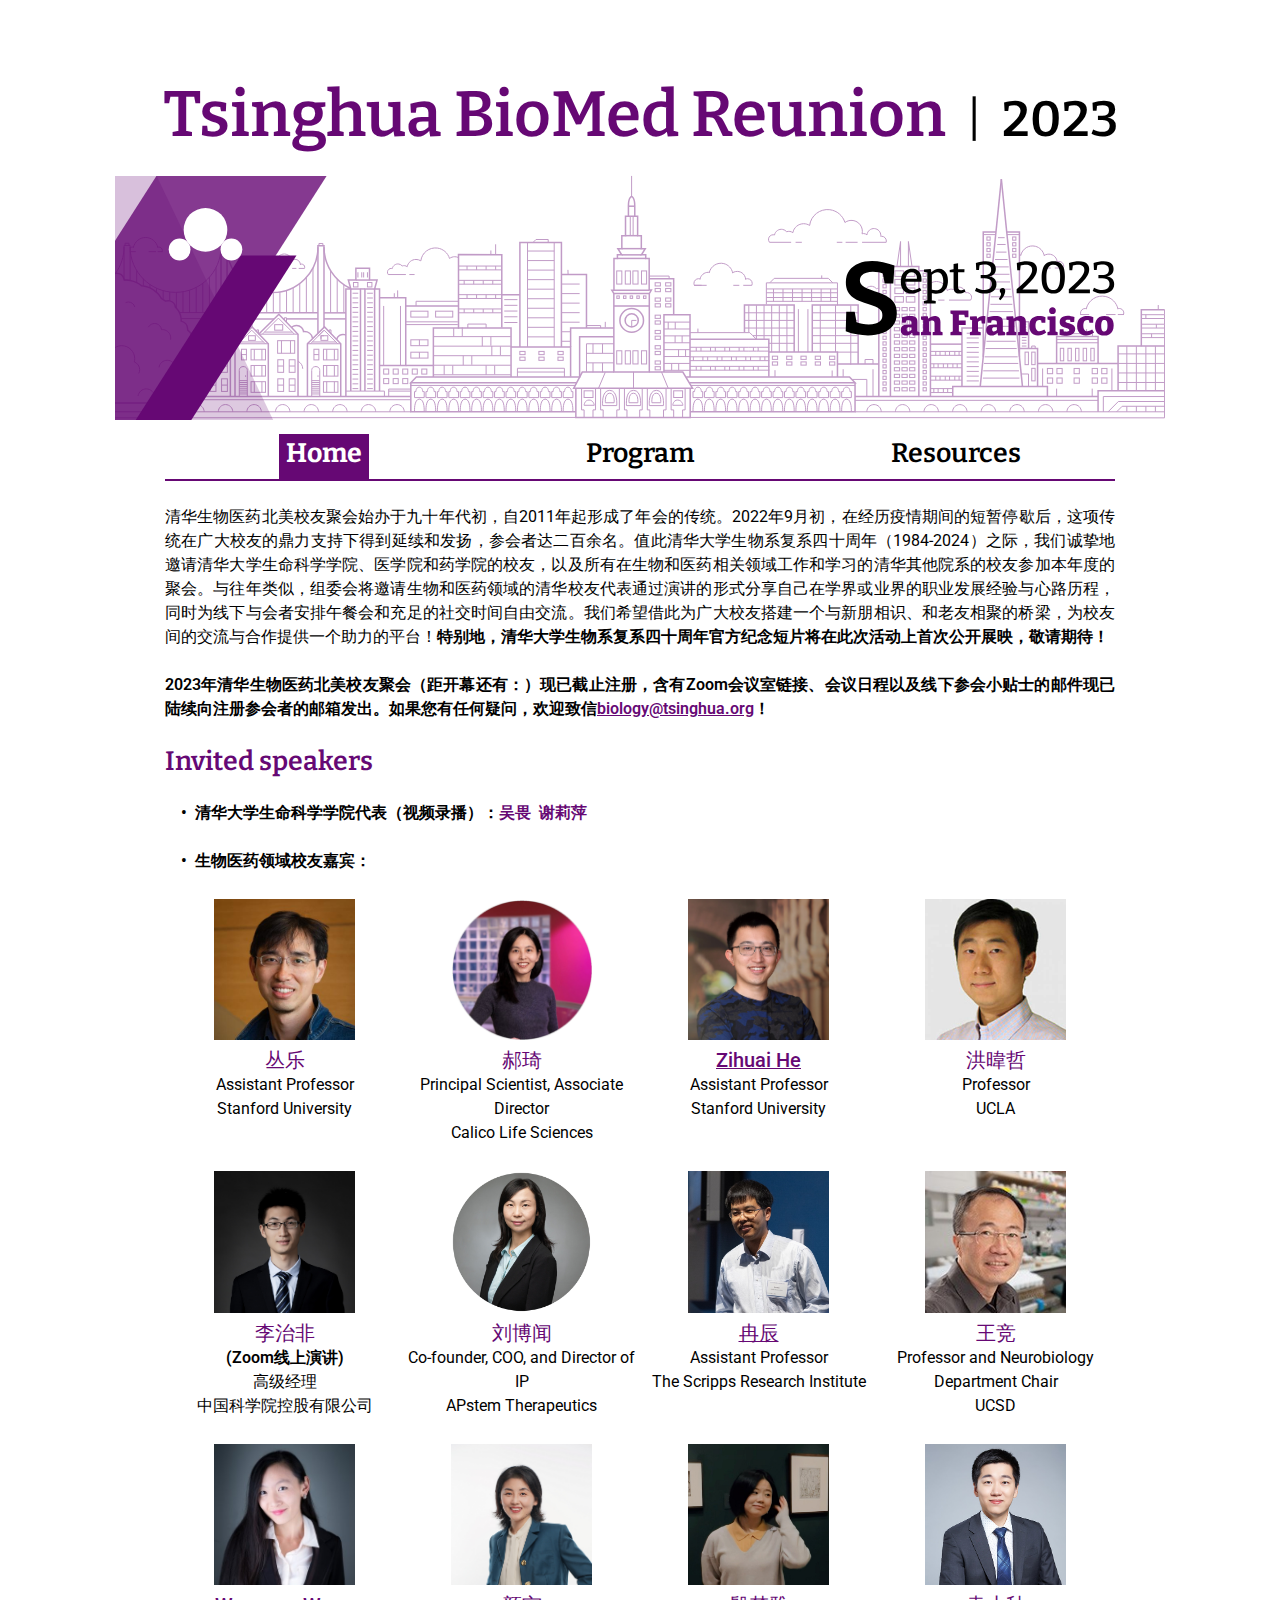
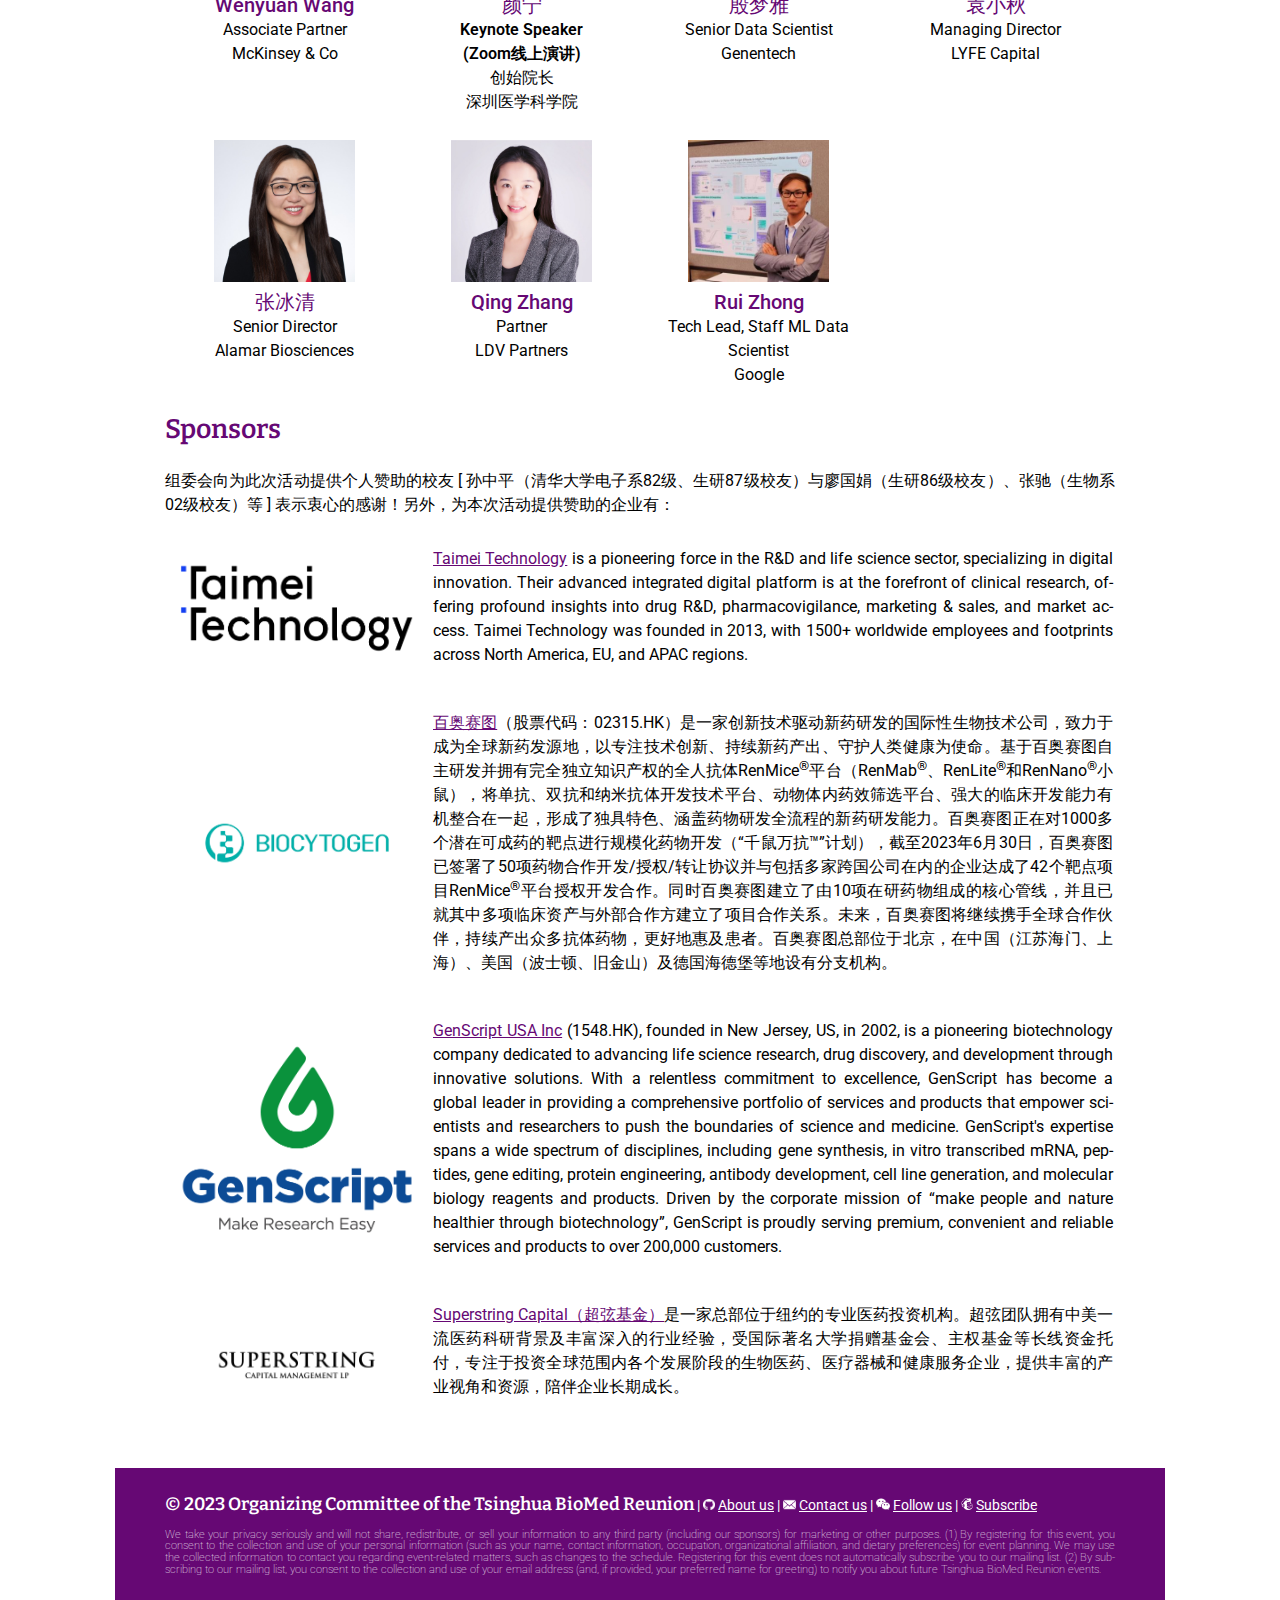
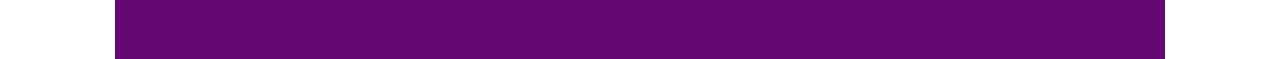
<file: index.html>
<!DOCTYPE html>
<html lang='en'>

<head>
    
    <base href=".">
    <link rel="shortcut icon" type="image/png" media="(prefers-color-scheme: light)" href="assets/favicon.png"/>
    <link rel="shortcut icon" type="image/png" media="(prefers-color-scheme: dark)" href="assets/favicon-dark.png"/>
    <link rel="stylesheet" type="text/css" media="all" href="assets/main.css"/>
    <meta name="viewport" content="width=device-width">
    <meta name="description" content="Tsinghua BioMed Reunion 2023">
    <meta name="resource-type" content="document">
    <meta name="distribution" content="global">
    <meta name="KeyWords" content="BioMed">
    <title>Home | Tsinghua BioMed Reunion</title>
    <script type="text/javascript">
        function countTime() {
            var date = new Date();
            var now = date.getTime();
            var str="2023/9/3 00:09:00 GMT-07:00";
            var endDate = new Date(str);
            var end = endDate.getTime();

            var leftTime = end-now;
            var d,h,m,s;
            if (leftTime>=0) {
                d = Math.floor(leftTime/1000/60/60/24);
                h = Math.floor(leftTime/1000/60/60%24);
                m = Math.floor(leftTime/1000/60%60);
                s = Math.floor(leftTime/1000%60);
            }
            document.getElementById("_d").innerHTML = d+"天";
            document.getElementById("_h").innerHTML = h+”小时";
            document.getElementById("_m").innerHTML = m+"分";
            document.getElementById("_s").innerHTML = s+"秒";

            setTimeout(countTime,1000);
        }
    </script>

</head>

<body onload="countTime()">

    <div class="banner">
        <div class="top-left">
            <span class="title1">Tsinghua BioMed Reunion</span><span class="pipe">&nbsp;&nbsp;|&nbsp;&nbsp;</span><span class="year">2023</span>
        </div>
        <img src="assets/banner.svg" style="width:1050px;" alt="Banner">
    </div>

    <table class="navigation">
        <tr>
            <td class="navigation">
                <a class="current" href=".">Home</a>
            </td>
            <td class="navigation">
                <a class="other"   href="program">Program</a> 
            </td>
            <td class="navigation">
                <a class="other"   href="resources">Resources</a>
            </td>
        </tr>
    </table>

    <p>
        清华生物医药北美校友聚会始办于九十年代初，自2011年起形成了年会的传统。2022年9月初，在经历疫情期间的短暂停歇后，这项传统在广大校友的鼎力支持下得到延续和发扬，参会者达二百余名。值此清华大学生物系复系四十周年（1984-2024）之际，我们诚挚地邀请清华大学生命科学学院、医学院和药学院的校友，以及所有在生物和医药相关领域工作和学习的清华其他院系的校友参加本年度的聚会。与往年类似，组委会将邀请生物和医药领域的清华校友代表通过演讲的形式分享自己在学界或业界的职业发展经验与心路历程，同时为线下与会者安排午餐会和充足的社交时间自由交流。我们希望借此为广大校友搭建一个与新朋相识、和老友相聚的桥梁，为校友间的交流与合作提供一个助力的平台！<b>特别地，清华大学生物系复系四十周年官方纪念短片将在此次活动上首次公开展映，敬请期待！</b>
    </p>

    <p>
        <span style="font-weight: 600;">2023年清华生物医药北美校友聚会（距开幕还有：<span id="_d" style="color: #660874;"></span><span id="_h" style="color: #660874;"></span><span id="_m" style="color: #660874;"></span><span id="_s" style="color: #660874;"></span>）现已截止注册，含有Zoom会议室链接、会议日程以及线下参会小贴士的邮件现已陆续向注册参会者的邮箱发出。如果您有任何疑问，欢迎致信<a href="mailto: biology@tsinghua.org">biology@tsinghua.org</a>！</span>
    </p>
    <h2>Invited speakers</h2>
    <p>
        <span style="font-weight: 600;">&nbsp;&nbsp;&nbsp;&nbsp;&#8226;&nbsp;&nbsp;清华大学生命科学学院代表（视频录播）：</span><span style="color: #660874; font-weight: 600;">吴畏&nbsp;&nbsp;谢莉萍</span>
    </p>
    <p>
        <span style="font-weight: 600;">&nbsp;&nbsp;&nbsp;&nbsp;&#8226;&nbsp;&nbsp;生物医药领域校友嘉宾：</span>
    </p>
    <table>
        <tr>
            <td class="speaker-photo">
                <img src="assets/speakers/Cong Le.jpg">
            </td>
            <td class="speaker-photo">
                <img src="assets/speakers/Hao Qi.png">
            </td>
            <td class="speaker-photo">
                <a href="https://www.zihuai-he.com/"><img src="assets/speakers/He Zihuai.jpg"></a>
            </td>
            <td class="speaker-photo">
                <img src="assets/speakers/Hong Weizhe.jpg">
            </td>
        </tr>
        <tr>
            <td style="text-align: center;">
                <h5>丛乐</h5>
                Assistant Professor<br>
                 <!-- Department of Pathology/Genetics<br> -->
                Stanford University<br>
            </td>
            <td style="text-align: center;">
                <h5>郝琦</h5>
                Principal Scientist, Associate Director<br>
                Calico Life Sciences<br>
                &nbsp;<br>
            </td>
            <td style="text-align: center;">
                <h5><a href="https://www.zihuai-he.com/">Zihuai He</a></h5>
                Assistant Professor<br>
                <!-- Department of Neurology and Neurological Sciences<br> -->
                Stanford University<br>
                <!-- <a href='https://www.zihuai-he.com/'>https://www.zihuai-he.com/</a> -->
            </td>
            <td style="text-align: center;">
                <h5>洪暐哲</h5>
                Professor<br>
                <!-- Department of Biological Chemistry/Neurobiology<br> -->
                UCLA<br>
            </td>
        </tr>
        <tr>
            <td class="speaker-photo">
                <img src="assets/speakers/Li Zhifei.jpg">
            </td>
            <td class="speaker-photo">
                <img src="assets/speakers/Liu Bowen.jpg">
            </td>
            <td class="speaker-photo">
                <a href="https://www.ran-lab.org/"><img src="assets/speakers/Ran Chen.jpg"></a>
            </td>
            <td class="speaker-photo">
                <img src="assets/speakers/Wang Jing.jpg">
            </td>
        </tr>
        <tr>
            <td style="text-align: center;">
                <h5>李治非</h5>
                <b>(Zoom线上演讲)</b><br>
                高级经理<br>
                中国科学院控股有限公司<br>
                &nbsp;<br>
            </td>
            <td style="text-align: center;">
                <h5>刘博闻</h5>
                Co-founder, COO, and Director of IP<br>
                APstem Therapeutics<br>
            </td>
            <td style="text-align: center;">
                <h5><a href="https://www.ran-lab.org/">冉辰</a></h5>
                Assistant Professor<br>
                <!-- Department of Neuroscience<br> -->
                The Scripps Research Institute<br>
                <!-- <a href='https://www.ran-lab.org/'>https://www.ran-lab.org/</a> -->
            </td>
            <td style="text-align: center;">
                <h5>王竞</h5>
                Professor and Neurobiology Department Chair<br>
                UCSD<br>
            </td>
        </tr>
        <tr>
            <td class="speaker-photo">
                <img src="assets/speakers/Wang Wenyuan.png">
            </td>
            <td class="speaker-photo">
                <img src="assets/speakers/Yan Ning.jpg">
            </td>
            <td class="speaker-photo">
                <img src="assets/speakers/Yin Mengya.jpg">
            </td>
            <td class="speaker-photo">
                <img src="assets/speakers/Yuan Derek.png">
            </td>
        </tr>
        <tr>
            <td style="text-align: center;">
                <h5>Wenyuan Wang</h5>
                Associate Partner<br>
                McKinsey & Co<br>
            </td>
            <td style="text-align: center;">
                <h5>颜宁</h5>
                <b>Keynote Speaker</b><br>
                <b>(Zoom线上演讲)</b><br>
                创始院长<br>
                深圳医学科学院<br>
                &nbsp;<br>
            </td>
            <td style="text-align: center;">
                <h5>殷梦雅</h5>
                Senior Data Scientist<br>
                Genentech<br>
            </td>
            <td style="text-align: center;">
                <h5>袁小秋</h5>
                Managing Director<br>
                LYFE Capital<br>
            </td>
        </tr>
        <tr>
            <td class="speaker-photo">
                <img src="assets/speakers/Zhang Bingqing.jpg">
            </td>
            <td class="speaker-photo">
                <img src="assets/speakers/Zhang Qing.png">
            </td>
            <td class="speaker-photo">
                <img src="assets/speakers/Zhong Rui.jpeg">
            </td>
        </tr>
        <tr>
            <td style="text-align: center;">
                <h5>张冰清</h5>
                Senior Director<br>
                Alamar Biosciences<br>
            </td>
            <td style="text-align: center;">
                <h5>Qing Zhang</h5>
                Partner<br>
                LDV Partners<br>
            </td>
            <td style="text-align: center;">
                <h5>Rui Zhong</h5>
                Tech Lead, Staff ML Data Scientist<br>
                Google<br>
            </td>
        </tr>
    </table>
    
    <h2>Sponsors</h2>
    
    <p>
        组委会向为此次活动提供个人赞助的校友 [ 孙中平（清华大学电子系82级、生研87级校友）与廖国娟（生研86级校友）、张驰（生物系02级校友）等 ] 表示衷心的感谢！另外，为本次活动提供赞助的企业有：
    </p>

    <table>
        <tr>
            <td class="sponsor">
                <a href="https://prod.taimei.com/en/">
                    <img src="assets/Taimei_Technology.png" alt="Sponsor name">
                </a>
            </td>
            <td class="abstract">
                <a href="https://prod.taimei.com/en/">Taimei Technology</a> is a pioneering force in the R&D and life science sector, specializing in digital innovation. Their advanced integrated digital platform is at the forefront of clinical research, offering profound insights into drug R&D, pharmacovigilance, marketing & sales, and market access. Taimei Technology was founded in 2013, with 1500+ worldwide employees and footprints across North America, EU, and APAC regions.
            </td>
        </tr>
    </table>
    
    <table>
        <tr>
            <td class="sponsor">
                <a href="https://www.biocytogen.com.cn/">
                    <img src="assets/Biocytogen.jpg" alt="Sponsor name">
                </a>
            </td>
            <td class="abstract">
                <a href="https://www.biocytogen.com.cn/">百奥赛图</a>（股票代码：02315.HK）是一家创新技术驱动新药研发的国际性生物技术公司，致力于成为全球新药发源地，以专注技术创新、持续新药产出、守护人类健康为使命。基于百奥赛图自主研发并拥有完全独立知识产权的全人抗体RenMice<sup>&reg;</sup>平台（RenMab<sup>&reg;</sup>、RenLite<sup>&reg;</sup>和RenNano<sup>&reg;</sup>小鼠），将单抗、双抗和纳米抗体开发技术平台、动物体内药效筛选平台、强大的临床开发能力有机整合在一起，形成了独具特色、涵盖药物研发全流程的新药研发能力。百奥赛图正在对1000多个潜在可成药的靶点进行规模化药物开发（“千鼠万抗&trade;”计划），截至2023年6月30日，百奥赛图已签署了50项药物合作开发/授权/转让协议并与包括多家跨国公司在内的企业达成了42个靶点项目RenMice<sup>&reg;</sup>平台授权开发合作。同时百奥赛图建立了由10项在研药物组成的核心管线，并且已就其中多项临床资产与外部合作方建立了项目合作关系。未来，百奥赛图将继续携手全球合作伙伴，持续产出众多抗体药物，更好地惠及患者。百奥赛图总部位于北京，在中国（江苏海门、上海）、美国（波士顿、旧金山）及德国海德堡等地设有分支机构。
            </td>
        </tr>
    </table>

    <table>
        <tr>
            <td class="sponsor">
                <a href="https://www.genscript.com/">
                    <img src="assets/GenScript.png" alt="Sponsor name">
                </a>
            </td>
            <td class="abstract">
                <a href="https://www.genscript.com/">GenScript USA Inc</a> (1548.HK), founded in New Jersey, US, in 2002, is a pioneering biotechnology company dedicated to advancing life science research, drug discovery, and development through innovative solutions. With a relentless commitment to excellence, GenScript has become a global leader in providing a comprehensive portfolio of services and products that empower scientists and researchers to push the boundaries of science and medicine. GenScript's expertise spans a wide spectrum of disciplines, including gene synthesis, in vitro transcribed mRNA, peptides, gene editing, protein engineering, antibody development, cell line generation, and molecular biology reagents and products. Driven by the corporate mission of “make people and nature healthier through biotechnology”, GenScript is proudly serving premium, convenient and reliable services and products to over 200,000 customers.
            </td>
        </tr>
    </table>

    <table>
        <tr>
            <td class="sponsor">
                <a href="https://www.superstringcap.com/">
                    <img src="assets/Superstring.png" alt="Sponsor name">
                </a>
            </td>
            <td class="abstract">
                <a href="https://www.superstringcap.com/">Superstring Capital（超弦基金）</a>是一家总部位于纽约的专业医药投资机构。超弦团队拥有中美一流医药科研背景及丰富深入的行业经验，受国际著名大学捐赠基金会、主权基金等长线资金托付，专注于投资全球范围内各个发展阶段的生物医药、医疗器械和健康服务企业，提供丰富的产业视角和资源，陪伴企业长期成长。
            </td>
        </tr>
    </table>
    
    <footer>
        <br>
            <span style="font-size:1.28em; font-family:'Bitter',serif; font-weight:600;">&copy; 2023 Organizing Committee of the Tsinghua BioMed Reunion</span> |
            <img src="assets/GitHub-icon.png" alt="GitHub" width="12px"> <a class="footer" href="https://github.com/biomed-reunion#tsinghua-biomed-reunion--2023">About us</a> |
            <img src="assets/Envelope-icon.png" alt="Email" width="13px"> <a class="footer" href="mailto: biology@tsinghua.org">Contact us</a> |
            <img src="assets/WeChat-icon.png" alt="WeChat" width="14px"> <a class="footer" href="https://raw.githubusercontent.com/biomed-reunion/biomed-reunion.github.io/master/assets/Official-Account-QR.png">Follow us</a> |
            <img src="assets/Mailchimp-icon.png" alt="Mailchimp" width="12px"> <a class="footer" href="https://biomed-reunion.github.io/resources/#subscribe">Subscribe</a>
        <br>
        <h4><br>We take your privacy seriously and will not share, redistribute, or sell your information to any third party (including our sponsors) for marketing or other purposes. 
        (1) By registering for this event, you consent to the collection and use of your personal information (such as your name, contact information, occupation, organizational affiliation, and dietary preferences) for event planning. 
        We may use the collected information to contact you regarding event-related matters, such as changes to the schedule. Registering for this event does not automatically subscribe you to our mailing list. 
        (2) By subscribing to our mailing list, you consent to the collection and use of your email address (and, if provided, your preferred name for greeting) to notify you about future Tsinghua BioMed Reunion events.</h4>
    <br></footer>

</body>
</html>
</file>
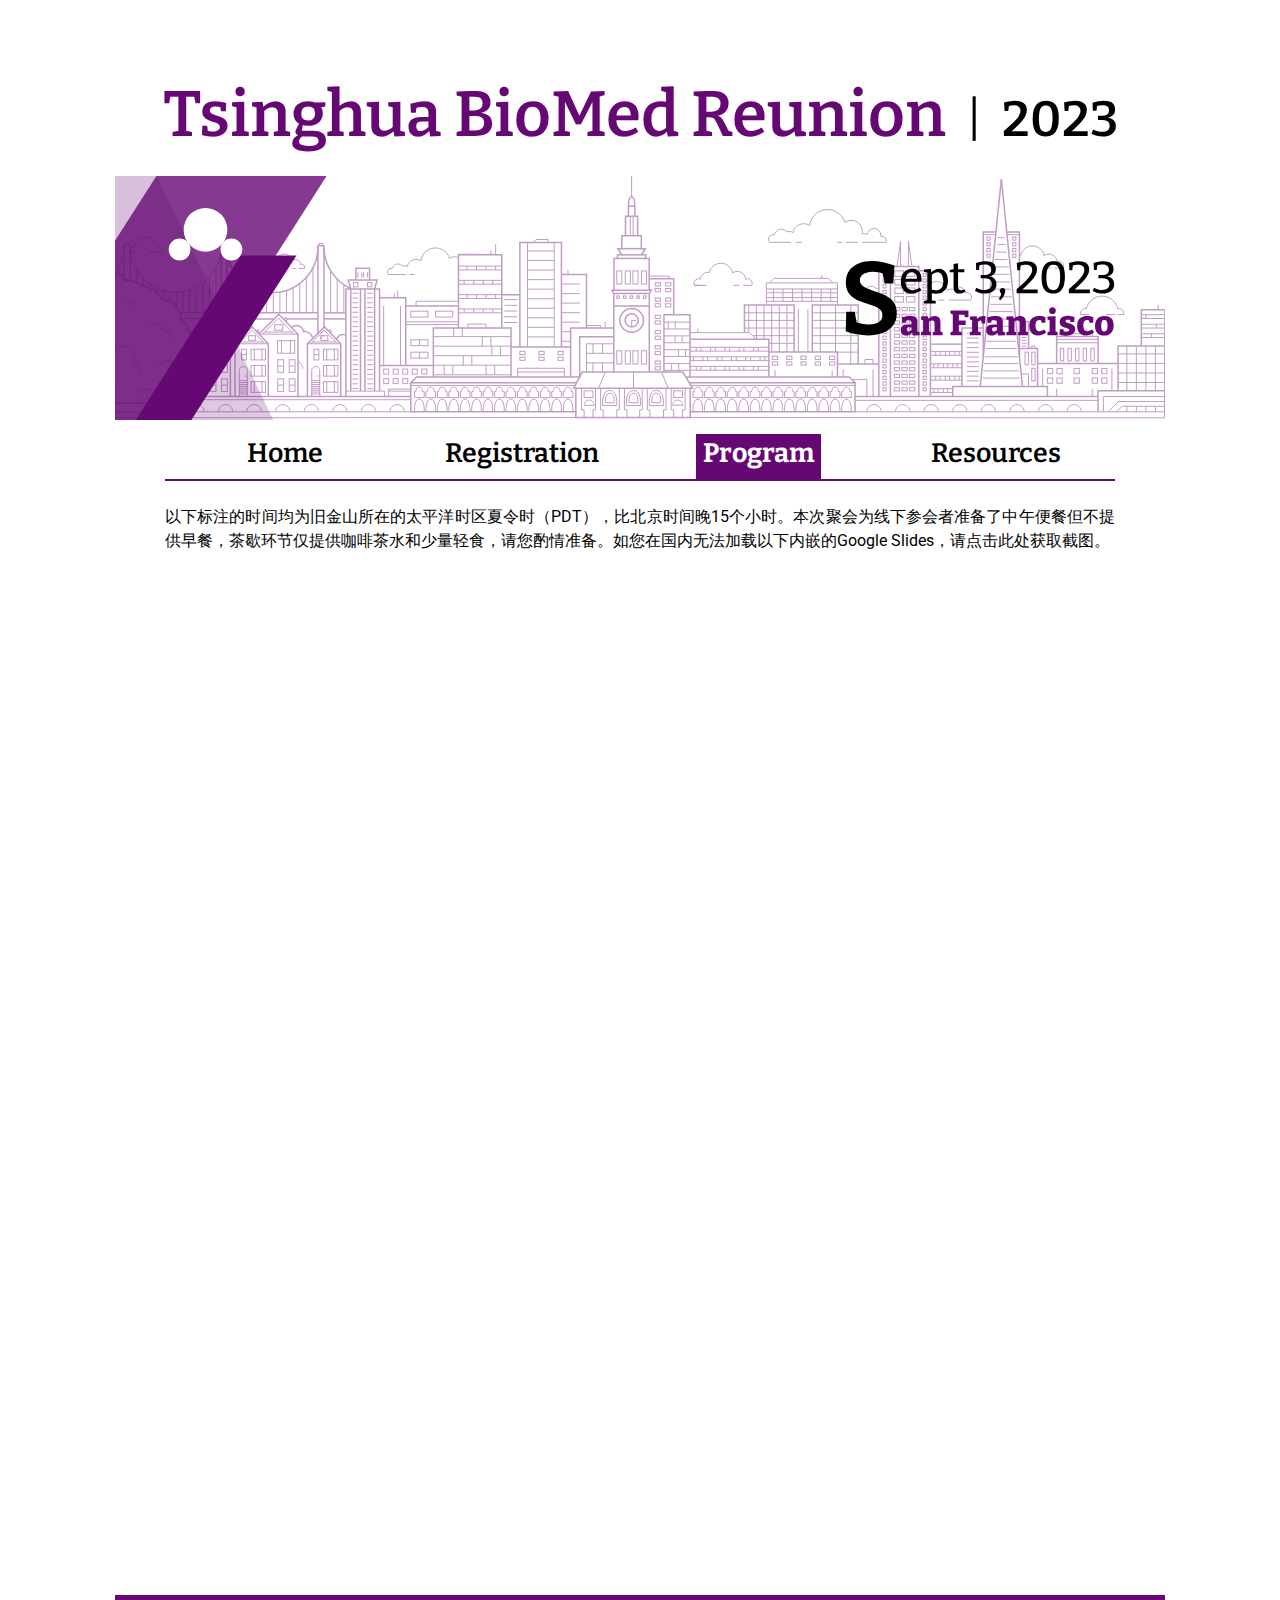
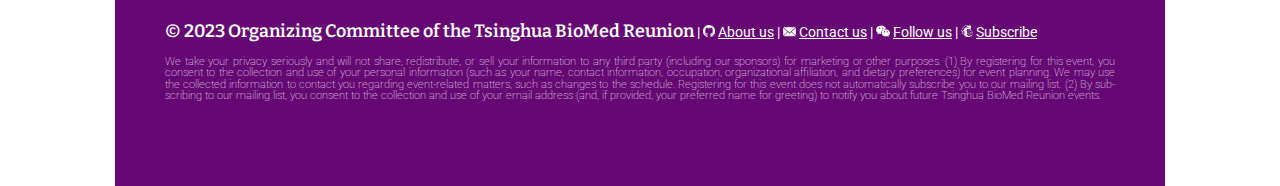
<file: program/index.html>
<!DOCTYPE html>
<html lang='en'>

<head>

    <base href="..">
    <link rel="shortcut icon" type="image/png" media="(prefers-color-scheme: light)" href="assets/favicon.png"/>
    <link rel="shortcut icon" type="image/png" media="(prefers-color-scheme: dark)" href="assets/favicon-dark.png"/>
    <link rel="stylesheet" type="text/css" media="all" href="assets/main.css"/>
    <!--
    <script type="text/javascript" async
        src="https://cdnjs.cloudflare.com/ajax/libs/mathjax/2.7.7/MathJax.js?config=default">
    </script>
    -->
    <meta name="viewport" content="width=device-width">
    <meta name="description" content="Tsinghua BioMed Reunion 2023">
    <meta name="resource-type" content="document">
    <meta name="distribution" content="global">
    <meta name="KeyWords" content="BioMed">
    <title>Program | Tsinghua BioMed Reunion</title>

</head>

<body>
    
    <div class="banner">
        <div class="top-left">
            <span class="title1">Tsinghua BioMed Reunion</span><span class="pipe">&nbsp;&nbsp;|&nbsp;&nbsp;</span><span class="year">2023</span>
        </div>
        <img src="assets/banner.svg" style="width:1050px;" alt="Banner">
    </div>

    <table class="navigation">
        <tr>
            <td class="navigation">
                <a class="other"   href=".">Home</a>
            </td>
            <td class="navigation">
                <a class="other"   href="registration">Registration</a>
            </td>
            <td class="navigation">
                <a class="current" href="program">Program</a> 
            </td>
            <td class="navigation">
                <a class="other"   href="resources">Resources</a>
            </td>
        </tr>
    </table>

    <p>以下标注的时间均为旧金山所在的太平洋时区夏令时（PDT），比北京时间晚15个小时。本次聚会为线下参会者准备了中午便餐但不提供早餐，茶歇环节仅提供咖啡茶水和少量轻食，请您酌情准备。如您在国内无法加载以下内嵌的Google Slides，请点击此处获取截图。</p>
    
    <iframe class="program" title="Program" src="https://docs.google.com/presentation/d/e/2PACX-1vQS0-xTxVAdsXQxYunTYDgb5hrRuIeN5DGeCUfzwRyhWYNYz83W1j0vKEYINrC_zxuv4WGY9x7UbbyA/embed?hl=en&start=false&loop=true&delayms=3000" allowfullscreen="false" mozallowfullscreen="false" webkitallowfullscreen="false"></iframe>
    
    <footer>
        <br>
            <span style="font-size:1.28em; font-family:'Bitter',serif; font-weight:600;">&copy; 2023 Organizing Committee of the Tsinghua BioMed Reunion</span> |
            <img src="assets/GitHub-icon.png" alt="GitHub" width="12px"> <a class="footer" href="https://github.com/biomed-reunion#tsinghua-biomed-reunion--2023">About us</a> |
            <img src="assets/Envelope-icon.png" alt="Email" width="13px"> <a class="footer" href="mailto: biology@tsinghua.org">Contact us</a> |
            <img src="assets/WeChat-icon.png" alt="WeChat" width="14px"> <a class="footer" href="https://raw.githubusercontent.com/biomed-reunion/biomed-reunion.github.io/master/assets/Official-Account-QR.png">Follow us</a> |
            <img src="assets/Mailchimp-icon.png" alt="Mailchimp" width="12px"> <a class="footer" href="https://biomed-reunion.github.io/resources/#subscribe">Subscribe</a>
        <br>
        <h4><br>We take your privacy seriously and will not share, redistribute, or sell your information to any third party (including our sponsors) for marketing or other purposes. 
        (1) By registering for this event, you consent to the collection and use of your personal information (such as your name, contact information, occupation, organizational affiliation, and dietary preferences) for event planning. 
        We may use the collected information to contact you regarding event-related matters, such as changes to the schedule. Registering for this event does not automatically subscribe you to our mailing list. 
        (2) By subscribing to our mailing list, you consent to the collection and use of your email address (and, if provided, your preferred name for greeting) to notify you about future Tsinghua BioMed Reunion events.</h4>
    <br></footer>

</body>
</html>
</file>
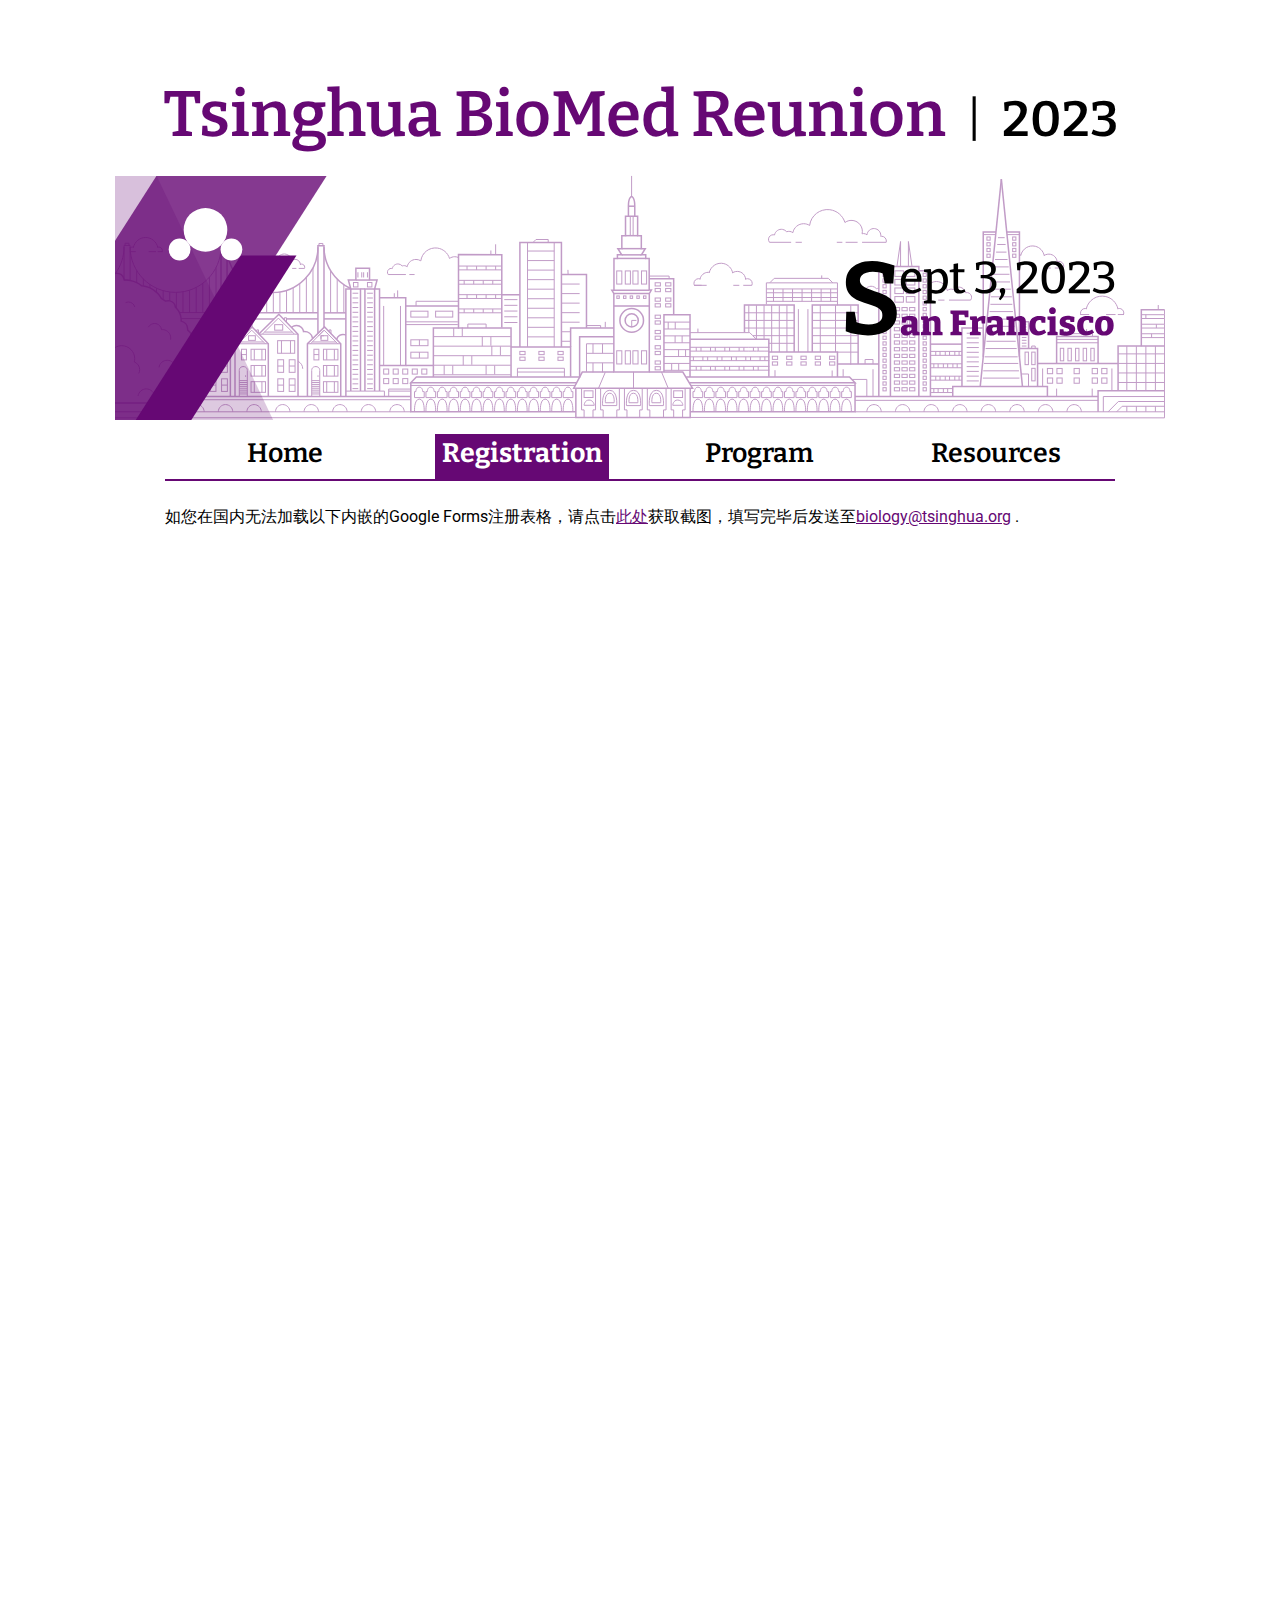
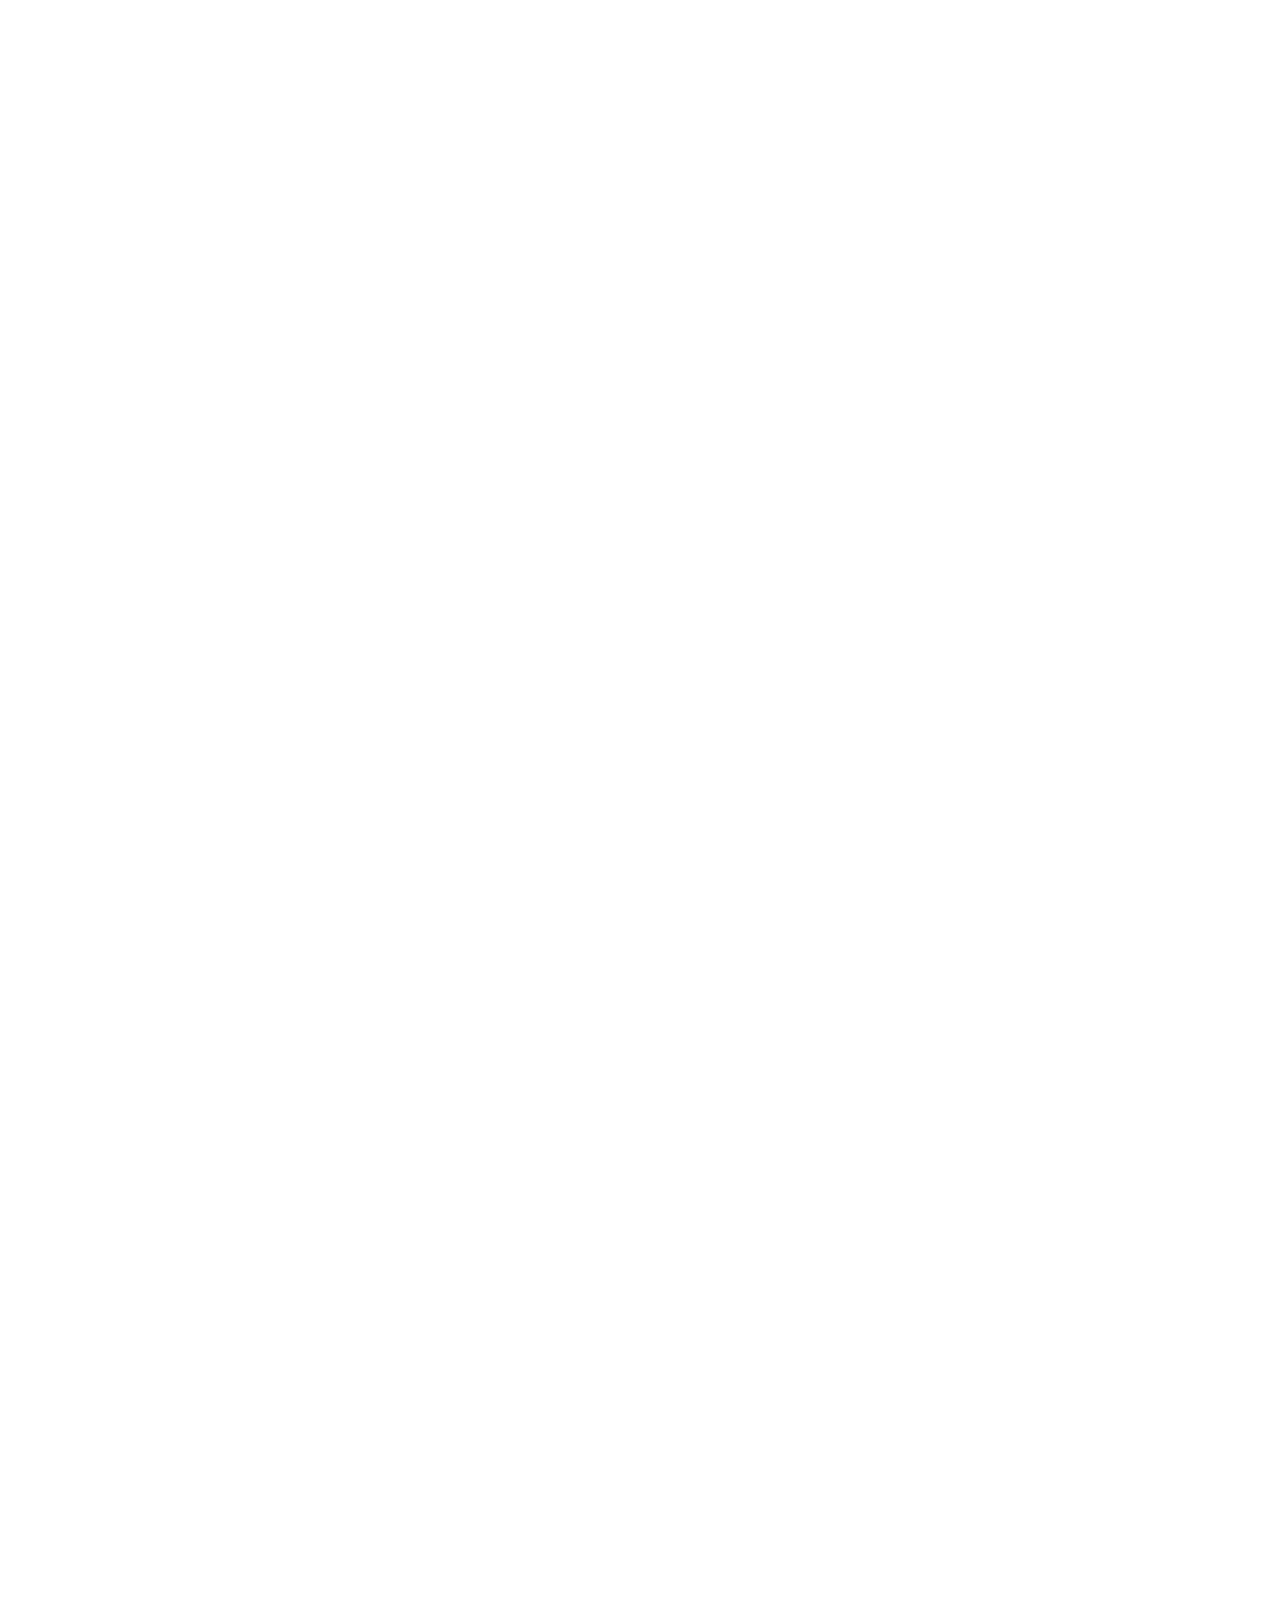
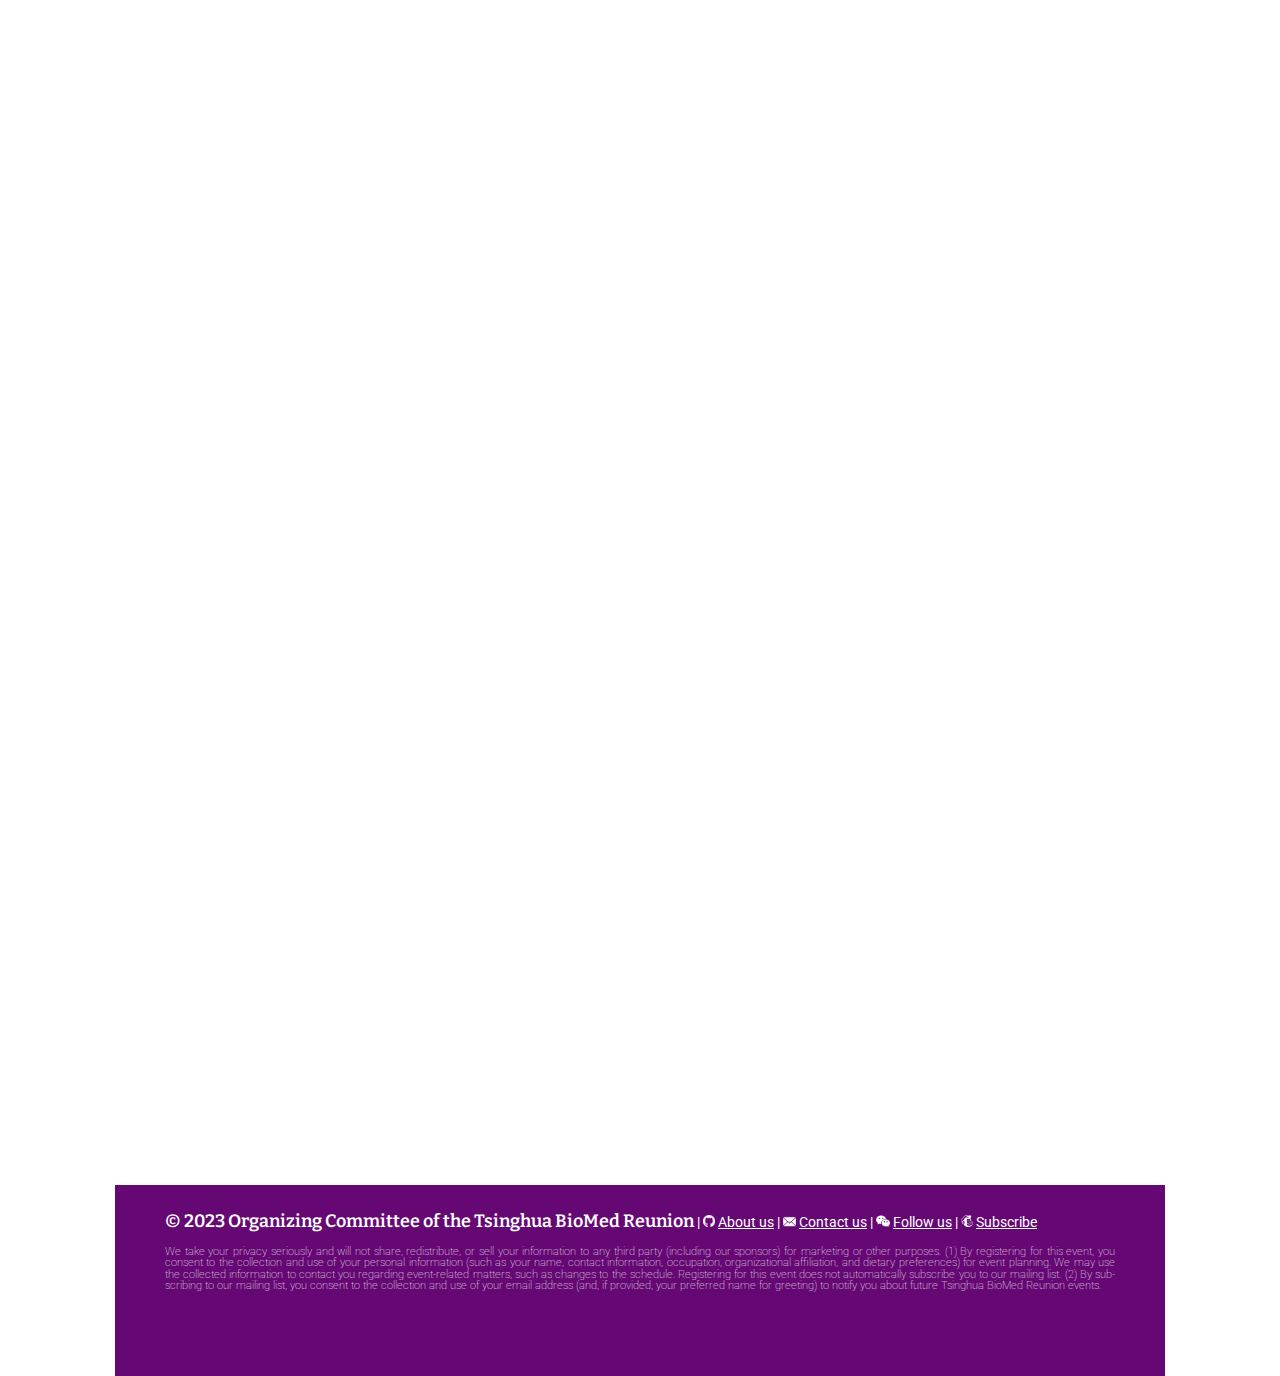
<file: registration/index.html>
<!DOCTYPE html>
<html lang='en'>

<head>

    <base href="..">
	<link rel="shortcut icon" type="image/png" media="(prefers-color-scheme: light)" href="assets/favicon.png"/>
    <link rel="shortcut icon" type="image/png" media="(prefers-color-scheme: dark)" href="assets/favicon-dark.png"/>
    <link rel="stylesheet" type="text/css" media="all" href="assets/main.css"/>
    <meta name="viewport" content="width=device-width">
    <meta name="description" content="Tsinghua BioMed Reunion 2023">
    <meta name="resource-type" content="document">
    <meta name="distribution" content="global">
    <meta name="KeyWords" content="BioMed">
    <title>Registration | Tsinghua BioMed Reunion</title>

</head>

<body>

    <div class="banner">
        <div class="top-left">
            <span class="title1">Tsinghua BioMed Reunion</span><span class="pipe">&nbsp;&nbsp;|&nbsp;&nbsp;</span><span class="year">2023</span>
        </div>
        <img src="assets/banner.svg" style="width:1050px;" alt="Banner">
    </div>

    <table class="navigation">
        <tr>
            <td class="navigation">
                <a class="other"   href=".">Home</a>
            </td>
            <td class="navigation">
                <a class="current" href="registration">Registration</a>
            </td>
            <td class="navigation">
                <a class="other"   href="program">Program</a> 
            </td>
            <td class="navigation">
                <a class="other"   href="resources">Resources</a>
            </td>
        </tr>
    </table>
	
	<p>
	如您在国内无法加载以下内嵌的Google Forms注册表格，请点击<a href="https://raw.githubusercontent.com/biomed-reunion/biomed-reunion.github.io/master/assets/Registration-screenshot.jpg">此处</a>获取截图，填写完毕后发送至<a href="mailto: biology@tsinghua.org">biology@tsinghua.org</a> .
	</p>
	
    <iframe class="registration" title="Registration via Google Forms" src="https://docs.google.com/forms/d/e/1FAIpQLSeS2AzaakSPjhjzdeIs2DQj2fH9llBwF8nkRFnr8Tmhz2FMxQ/viewform?hl=en"></iframe>
    
    <footer>
        <br>
            <span style="font-size:1.28em; font-family:'Bitter',serif; font-weight:600;">&copy; 2023 Organizing Committee of the Tsinghua BioMed Reunion</span> |
            <img src="assets/GitHub-icon.png" alt="GitHub" width="12px"> <a class="footer" href="https://github.com/biomed-reunion#tsinghua-biomed-reunion--2023">About us</a> |
            <img src="assets/Envelope-icon.png" alt="Email" width="13px"> <a class="footer" href="mailto: biology@tsinghua.org">Contact us</a> |
            <img src="assets/WeChat-icon.png" alt="WeChat" width="14px"> <a class="footer" href="https://raw.githubusercontent.com/biomed-reunion/biomed-reunion.github.io/master/assets/Official-Account-QR.png">Follow us</a> |
            <img src="assets/Mailchimp-icon.png" alt="Mailchimp" width="12px"> <a class="footer" href="https://biomed-reunion.github.io/resources/#subscribe">Subscribe</a>
        <br>
        <h4><br>We take your privacy seriously and will not share, redistribute, or sell your information to any third party (including our sponsors) for marketing or other purposes. 
        (1) By registering for this event, you consent to the collection and use of your personal information (such as your name, contact information, occupation, organizational affiliation, and dietary preferences) for event planning. 
        We may use the collected information to contact you regarding event-related matters, such as changes to the schedule. Registering for this event does not automatically subscribe you to our mailing list. 
        (2) By subscribing to our mailing list, you consent to the collection and use of your email address (and, if provided, your preferred name for greeting) to notify you about future Tsinghua BioMed Reunion events.</h4>
    <br></footer>

</body>
</html>
</file>
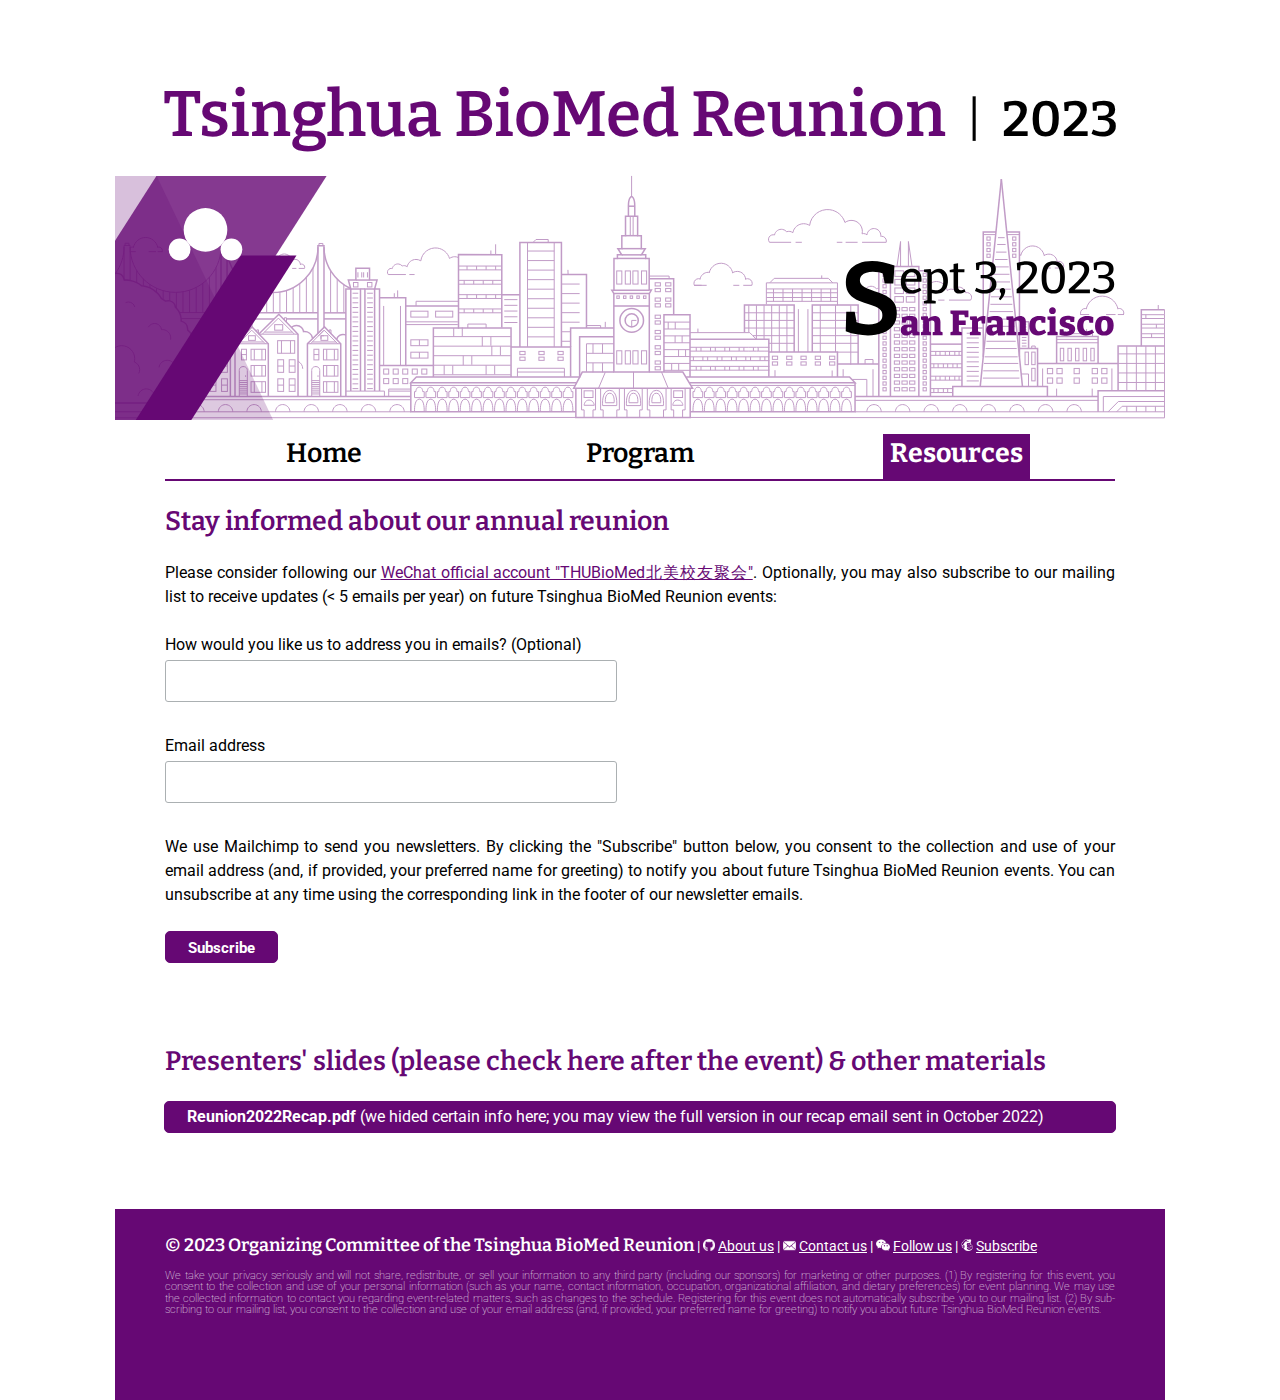
<file: resources/index.html>
<!DOCTYPE html>
<html lang='en'>

<head>

    <base href="..">
    <link rel="shortcut icon" type="image/png" media="(prefers-color-scheme: light)" href="assets/favicon.png"/>
    <link rel="shortcut icon" type="image/png" media="(prefers-color-scheme: dark)" href="assets/favicon-dark.png"/>
    <link rel="stylesheet" type="text/css" media="all" href="assets/main.css"/>
    <meta name="viewport" content="width=device-width">
    <meta name="description" content="Tsinghua BioMed Reunion 2023">
    <meta name="resource-type" content="document">
    <meta name="distribution" content="global">
    <meta name="KeyWords" content="BioMed">
    <title>Resources | Tsinghua BioMed Reunion</title>

</head>

<body>

    <div class="banner">
        <div class="top-left">
            <span class="title1">Tsinghua BioMed Reunion</span><span class="pipe">&nbsp;&nbsp;|&nbsp;&nbsp;</span><span class="year">2023</span>
        </div>
        <img src="assets/banner.svg" style="width:1050px;" alt="Banner">
    </div>

    <table class="navigation">
        <tr>
            <td class="navigation">
                <a class="other"   href=".">Home</a>
            </td>
            <td class="navigation">
                <a class="other"   href="program">Program</a> 
            </td>
            <td class="navigation">
                <a class="current" href="resources">Resources</a>
            </td>
        </tr>
    </table>
	
    <h2 id="subscribe">Stay informed about our annual reunion</h2>
	<p>Please consider following our <a href="https://raw.githubusercontent.com/biomed-reunion/biomed-reunion.github.io/master/assets/Official-Account-QR.png">WeChat official account "THUBioMed北美校友聚会"</a>. 
	Optionally, you may also subscribe to our mailing list to receive updates (&lt; 5 emails per year) on future Tsinghua BioMed Reunion events:</p>
	
	<!-- Begin Mailchimp Signup Form -->
    <link href="assets/Mailchimp-form-embed-code-classic-071822.css" rel="stylesheet" type="text/css">
    <style type="text/css">
		#mc_embed_signup{background:#ffffff; clear:left; font:Roboto, sans-serif;}
		/* width:600px; border-style: solid; border-color: #660874;
		Add your own Mailchimp form style overrides in your site stylesheet or in this style block.
		We recommend moving this block and the preceding CSS link to the HEAD of your HTML file. */
		#mc_embed_signup .button {margin-left:30px; background-color:#660874; color: #ffffff; border: 1px solid; border-color: #660874; border-radius:5px; font-weight: 700;}
		#mc_embed_signup .button:hover {background-color: #ffffff; color: #660874;}
		#mc_embed_signup .mc-field-group {margin-left:30px; padding-bottom:0; width: 450px}
    </style>
    <div id="mc_embed_signup">
        <form action="https://github.us8.list-manage.com/subscribe/post?u=05c7dc9a2ccdae9efdb9b6c0c&amp;id=7677d9f5c5&amp;f_id=005e00e0f0" method="post" id="mc-embedded-subscribe-form" name="mc-embedded-subscribe-form" class="validate" target="_blank" novalidate>
            <div id="mc_embed_signup_scroll">
	<div class="mc-field-group" style="padding-bottom:24px;">
	    <label for="mce-LNAME">How would you like us to address you in emails? (Optional)</label>
	    <input type="text" value="" name="LNAME" class="" id="mce-LNAME">
	    <span id="mce-LNAME-HELPERTEXT" class="helper_text"></span>
    </div>
    <div class="mc-field-group">
	    <label for="mce-EMAIL">Email address</label>
	    <input type="email" value="" name="EMAIL" class="required email" id="mce-EMAIL" required>
	    <span id="mce-EMAIL-HELPERTEXT" class="helper_text"></span>
    </div>
    <p style="margin-top=0">
		We use Mailchimp to send you newsletters. By clicking the "Subscribe" button below, you consent to the collection and use of your email address (and, if provided, your preferred name for greeting) to notify you about future Tsinghua BioMed Reunion events. 
	    You can unsubscribe at any time using the corresponding link in the footer of our newsletter emails.
    </p>
	    <div id="mce-responses" class="clear foot">
		    <div class="response" id="mce-error-response" style="display:none"></div>
		    <div class="response" id="mce-success-response" style="display:none"></div>
	    </div>    <!-- real people should not fill this in and expect good things - do not remove this or risk form bot signups-->
        <div style="position: absolute; left: -5000px;" aria-hidden="true"><input type="text" name="b_05c7dc9a2ccdae9efdb9b6c0c_7677d9f5c5" tabindex="-1" value=""></div>
            <div class="optionalParent">
                <div class="clear foot">
                    <input type="submit" value="Subscribe" name="subscribe" id="mc-embedded-subscribe" class="button">
				<!--
                    <p class="brandingLogo"><a href="http://eepurl.com/ip_0Gk" title="Mailchimp - email marketing made easy and fun"><img src="https://eep.io/mc-cdn-images/template_images/branding_logo_text_dark_dtp.svg"></a></p>
				-->
                </div>
            </div>
        </div>
    </form>
    </div>
    <script type='text/javascript' src='//s3.amazonaws.com/downloads.mailchimp.com/js/mc-validate.js'></script><script type='text/javascript'>(function($) {window.fnames = new Array(); window.ftypes = new Array();fnames[0]='EMAIL';ftypes[0]='email';fnames[1]='FNAME';ftypes[1]='text';fnames[2]='LNAME';ftypes[2]='text';fnames[3]='ADDRESS';ftypes[3]='address';fnames[4]='PHONE';ftypes[4]='phone';fnames[5]='BIRTHDAY';ftypes[5]='birthday';}(jQuery));var $mcj = jQuery.noConflict(true);</script>
    <!--End mc_embed_signup-->
    	
	<p>&nbsp;</p>
	
	<h2>Presenters' slides (please check here after the event) & other materials</h2>
	
	<!-- <p>Presenters may choose whether to share the slides or not. Therefore, you may not find the resources that you are looking for here.</p> -->
	
	<a href="assets/Reunion2022Recap.pdf" style="text-decoration: none;"><p class="resource-item"><span style="font-weight: 700;">Reunion2022Recap.pdf</span> (we hided certain info here; you may view the full version in our recap email sent in October 2022)</p></a>
	
	<p>&nbsp;</p>
	
    <!--
    <p>
        Below are the flyers for <a target="_blank" href="http://math.ucr.edu/~mathconn/">MathConnections 2019</a>. Lorem ipsum dolor sit amet, consectetur adipiscing elit. Vestibulum dignissim et est et euismod. Fusce et metus tempus, pellentesque ex at, convallis nulla. Ut fringilla commodo tincidunt. Fusce sed est eu massa placerat iaculis eu at mauris. Nullam ut mollis nisi, quis malesuada risus. Interdum et malesuada fames ac ante ipsum primis in faucibus. Nam ipsum tortor, suscipit non tincidunt vel, bibendum in libero. Nulla facilisi. Pellentesque vitae neque metus. Cras quis est pharetra, vestibulum nisl et, viverra ipsum. Etiam porta dignissim purus, quis tempor metus volutpat eu. Praesent pulvinar libero eget purus tincidunt finibus.
    </p>

    <table class="flyers">
        <tr>
            <td class="flyer">
                <a href="assets/MathConnections-Flyer.pdf">
                    <img src="assets/MathConnections-Flyer.png" alt="MathConnections Color Flyer" style="width:100%">
                </a>
            </td>
            <td class="flyer">
                <a href="assets/MathConnections-FlyerBW.pdf">
                    <img src="assets/MathConnections-FlyerBW.png" alt="MathConnections BW Flyer" style="width:100%">
                </a>
            </td>
        </tr>
    </table>
    -->

    <footer>
        <br>
            <span style="font-size:1.28em; font-family:'Bitter',serif; font-weight:600;">&copy; 2023 Organizing Committee of the Tsinghua BioMed Reunion</span> |
            <img src="assets/GitHub-icon.png" alt="GitHub" width="12px"> <a class="footer" href="https://github.com/biomed-reunion#tsinghua-biomed-reunion--2023">About us</a> |
            <img src="assets/Envelope-icon.png" alt="Email" width="13px"> <a class="footer" href="mailto: biology@tsinghua.org">Contact us</a> |
            <img src="assets/WeChat-icon.png" alt="WeChat" width="14px"> <a class="footer" href="https://raw.githubusercontent.com/biomed-reunion/biomed-reunion.github.io/master/assets/Official-Account-QR.png">Follow us</a> |
            <img src="assets/Mailchimp-icon.png" alt="Mailchimp" width="12px"> <a class="footer" href="https://biomed-reunion.github.io/resources/#subscribe">Subscribe</a>
        <br>
        <h4><br>We take your privacy seriously and will not share, redistribute, or sell your information to any third party (including our sponsors) for marketing or other purposes. 
        (1) By registering for this event, you consent to the collection and use of your personal information (such as your name, contact information, occupation, organizational affiliation, and dietary preferences) for event planning. 
        We may use the collected information to contact you regarding event-related matters, such as changes to the schedule. Registering for this event does not automatically subscribe you to our mailing list. 
        (2) By subscribing to our mailing list, you consent to the collection and use of your email address (and, if provided, your preferred name for greeting) to notify you about future Tsinghua BioMed Reunion events.</h4>
    <br></footer>

</body>
</html>
</file>
<file: assets/main.css>
/* main.css */

/* These are the RGB colors and fonts used throughout the webpage.
 * Listed here so that a user may easily do a search-and-replace for these to change the site theme.
 *   'Roboto',sans-serif; Font for the title text
 *   'Bitter',serif; Font for the body text 
 *   #ffffff; White (background color of the site)
 *   #660874; Tsinghua Purple
 *   #f7f3f8; iframe background light purple
 *   #000000; Black (text color of the site)
 */

@import url('https://fonts.googleapis.com/css2?family=Bitter:wght@100;200;300;400;500;600;700;800;900&display=swap');
@import url('https://fonts.googleapis.com/css2?family=Roboto:wght@100;300;400;500;700;900&display=swap');

*{
    border:0;
    font:inherit;
    font-size:1em;
    margin:0;
    padding:0;
    vertical-align:baseline;
}

body{
    background-color: #ffffff;
    background-size: cover;
    background-attachment: fixed;
    color: #000000; 
    text-align:left;
    font-family:'Roboto',sans-serif;
    font-size:1em;
    line-height:1.5em;
    margin: 60px auto;
    width: 1050px;
}

footer{
    box-shadow: 0 50px 0 50px #660874;
    background-color:#660874;
    color:#ffffff;
    font-size:0.875em;
    margin:2em auto 2em auto;
    width: 950px;
    text-align: left;
}

a{color: #660874;}
a.current{color: #ffffff; font-weight: 700; background-color: #660874; text-decoration: none; box-shadow: 0 4px 0 7px #660874;}
a.other{text-decoration: none; color: #000000;}
a.other:hover{color: #ffffff; font-weight: 700; background-color: #660874; box-shadow: 0 4px 0 7px #660874;}
/* a.footer{color:#ffffff; font-family:'Bitter',serif; font-weight:600; text-decoration: none;} */
a.footer{color:#ffffff;}

h1,h2,h3{clear:left; width:950px; text-align:left; color: #660874; margin:24px auto 24px auto; font-family:'Bitter',serif; line-height: 1.2;}
h1{font-size:2.67em;}
h2{font-size:1.67em; font-weight:600;}
h3{font-size:1.24em;}
h4{font-size:0.75em; font-family:'Roboto',sans-serif; font-weight:100; text-align: justify; color: #ffffff; line-height: 1.1; hyphens: auto;} /* For the privacy statement */
h5{font-size:1.24em; font-family:'Roboto',sans-serif; font-weight:500; text-align: center; color: #660874;} /* For speaker names; because both English and Chinese may be used, it is better to use a sans-serif font in both cases. */

p{list-style:none; margin:24px auto 24px auto; padding:0px; width:950px; text-align:justify; hyphens: auto;}
p.resource-item{color: #ffffff; background-color: #660874; transition: all 0.23s; border: 1px solid #660874; margin:14px auto 14px auto; padding:3px 22px 3px 22px; width:906px; border-radius: 5px;}
p.resource-item:hover{color: #660874; background-color: #ffffff;}
li a, p a {text-decoration:underline; text-decoration-color:#660874;}
li{list-style:none; margin:0px auto 0px auto; padding:0px; text-align:left;}
i,em{font-style:italic;}
b,strong{font-weight:600;}
sup{
    vertical-align: super;
    font-size: 0.8em;
    line-height: 0;
}
sub{
    vertical-align: sub;
    font-size: 0.8em;
    line-height: 0;
}
table{
    width: 950px;
    table-layout: fixed;
    margin: 12px auto 24px auto;
    float: center;
    /* UNCOMMENT THIS FOR DEBUGGING THE ALIGNMENT */
    /*border: 1px solid black;*/
}
th,td{
    text-align: left;
    /* UNCOMMENT THIS FOR DEBUGGING THE ALIGNMENT */
    /*border: 1px solid black;*/
}

/* Website Banner */
.banner {position: relative;}
.top-left {font-family:'Bitter',serif; font-size:5.33em; color: #000000; background: #ffffff; text-align: center; width: 1050px; height: 67px; position: absolute; padding: 36px 0 0 0; top: 0px;}

/* Conference Title Logo */
.title1{color: #660874; font-size:0.75em; font-weight:600;} 
.year{color: #000000; font-size:0.58em; font-weight:600;}
.pipe{color: #000000; font-size:0.58em; font-weight:400;}

/* Navigation Links (Home, Registration, etc) */
table.navigation{border-bottom: 2px solid #660874;}
td.navigation{font-size:1.67em; font-weight:600; font-family:'Bitter',serif; white-space:nowrap; width:20%; text-align:center; vertical-align:middle; padding-bottom: 12px;}

/* Sponsor Images */
td.speaker-photo{white-space:nowrap; width:25%; text-align:center; vertical-align:middle; padding:0px 12px 0px 12px;}
td.speaker-photo img{width: 67%;}
td.sponsor{white-space:nowrap; width:25%; text-align:center; vertical-align:middle; padding:0px 12px 0px 12px;}
td.sponsor img{width: 100%}

/* The Table on the Program Page */
td.room{padding: 4px 0 4px 4px; width: 100%; vertical-align:bottom; font-size:1.67em; color: #660874; height:32px;}
td.date{white-space:nowrap; width:70px; text-align:left; vertical-align:top; padding:4px 16px 0px 0px;}
td.title{padding: 4px 0 4px 4px; width: 100%; vertical-align:top; font-size:1.24em; color: #660874; height:32px; font-family:'Bitter',serif;}
td.title-special{padding: 4px 0 4px 4px; width: 100%; vertical-align:top; font-size:1.67em; font-weight:600; color: #660874; height:32px; font-family:'Bitter',serif;}
td.speaker{padding: 4px 0 4px 4px; font-style: italic; font-size:1em; max-height:999999px}
td.abstract{padding: 4px 0 12px 4px; font-size:1em; text-align: justify; hyphens: auto; max-height:999999px}
td.abstract img{display: block; margin: 4px auto 8px auto}
table.plenary{padding-top: 8px; background: #ffffff;}

/* Registration iframe */
iframe.registration{display:block; margin:1em auto 2em auto; width:950px; height:3800px; border:none;}
iframe.program{display:block; margin:1em auto 2em auto; width:950px; height:986px; border:none;}

/* Social media widgets in guest speakers' info */
img.widget{width: 1.24em}
</file>
